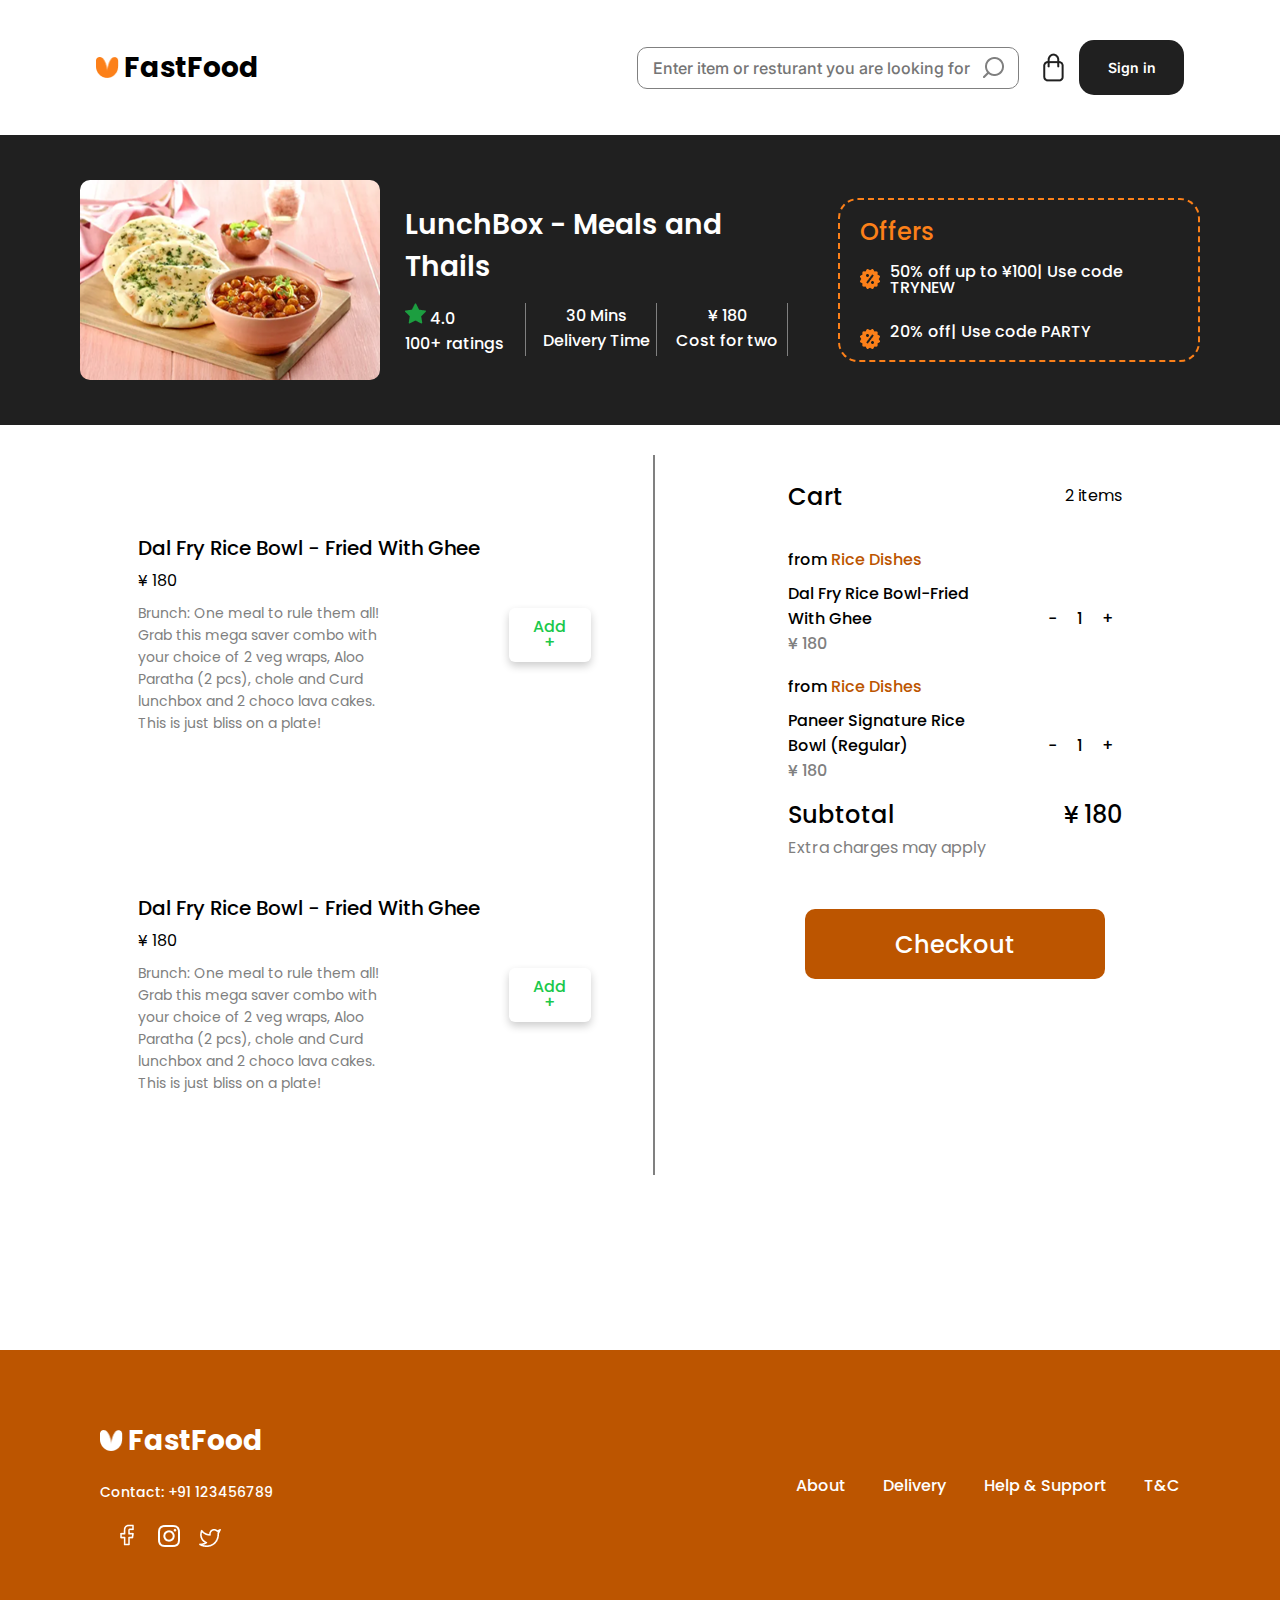
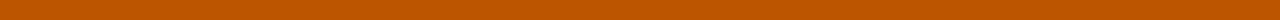
<file: cart.html>
<!DOCTYPE html>
<html lang="en">
<head>
  <meta charset="UTF-8">
  <meta name="viewport" content="width=device-width, initial-scale=1.0">
  <link rel="preconnect" href="https://fonts.googleapis.com">
  <link rel="preconnect" href="https://fonts.gstatic.com" crossorigin>
  <link href="https://fonts.googleapis.com/css2?family=Inter:ital,opsz,wght@0,14..32,100..900;1,14..32,100..900&family=Nunito+Sans:ital,opsz,wght@0,6..12,200..1000;1,6..12,200..1000&family=Poppins:ital,wght@0,100;0,200;0,300;0,400;0,500;0,600;0,700;0,800;0,900;1,100;1,200;1,300;1,400;1,500;1,600;1,700;1,800;1,900&family=ZCOOL+XiaoWei&display=swap" rel="stylesheet">
  <link rel="stylesheet" href="styles.css">
  <title>Cart</title>
</head>

<body>
  <section class="page-2">
  <div class="top">
    <div class="fast-food">
      <img src="Page-2-images/Orange-Subtract.png" alt="logo">
      <p>FastFood</p>
    </div>
    <div class="left-top">
      <div class="search-div">
        <input class="search-box" type="text" placeholder="Enter item or resturant you are looking for">
        <img class="search-icon" src="Page-2-images/search-icon.png" alt="search-icon">
      </div>
      <img src="Page-2-images/Bag.png" alt="Bag">
      <button class="sign-in">Sign in</button>
    </div>
  </div>
  
  <div class="col-2">
    <img src="Page-2-images/Rectangle 28.png" alt="pic ">
    
    <div>
      <h2 class="lunchbox">LunchBox - Meals and Thails</h2>
      <div class="ratings">
      <div> <img src="Page-2-images/star.png" alt="star">
      <span>4.0</span>
        <br>100+ ratings</br></div> 
     <div>
        <p>30 Mins
      <br>Delivery Time</p>
    </div>
     <div>
      <p>&yen; 180
      <br>Cost for two</p></div>
    </div>
      </div>
  
  <div class="offers">
    <h3>Offers</h3>
    <ul>
      <li>50% off up to &yen;100| Use code TRYNEW</li>
      <li>20% off| Use code PARTY</li>
    </ul>
  </div>
  </div>
  <!-- Menu -->
  <div class="menu">
    <div class="item-1">
      <div class="menu-1">
        <div class="menu-list">
        <p class="title">Dal Fry Rice Bowl - Fried With Ghee </p>
    <p class="price">&yen; 180 </p>
    <p class="prep">Brunch: One meal to rule them all! Grab this mega saver combo with your choice of 2 veg wraps, Aloo Paratha (2 pcs), chole and Curd lunchbox and 2 choco lava cakes. This is just bliss on a plate!</p>
  </div>
    <button class="add">Add +</button>   
  </div>
  
  <div class="menu-1">
    <div class="menu-list">
    <p class="title">Dal Fry Rice Bowl - Fried With Ghee </p>
  <p class="price">&yen; 180 </p>
  <p class="prep">Brunch: One meal to rule them all! Grab this mega saver combo with your choice of 2 veg wraps, Aloo Paratha (2 pcs), chole and Curd lunchbox and 2 choco lava cakes. This is just bliss on a plate!</p>
  </div>
  <button class="add">Add +</button>   
  </div>
  </div>
  <!-- Cart -->
   <div class="cart">
      <div class="cart-item">
      <p class="title head">Cart</p>
      <p class="price">2 items</p>
    </div>
    <div>
      <p class="rice-dishes">from <span>Rice Dishes</span></p>
     </div>
      <div class="bowl">
        <div >
          <p>Dal Fry Rice Bowl-Fried <br> With Ghee <br><span>&yen; 180</span></p>
        </div>
        <div class="add-drop"> -  1 +</div>
      </div>
  
      <div>
        <p class="rice-dishes">from <span>Rice Dishes</span></p>
       </div>
        <div class="bowl">
          <div >
            <p>Paneer Signature Rice<br> Bowl (Regular)<br><span>&yen; 180</span></p>
          </div>
          <div class="add-drop"> -  1 +</div>
        </div>
        <div>
          <div class="cart-item total">
            <p class="title head">Subtotal</p>
            <p class="title head">&yen; 180</p>
          </div>
          <p class="price charges">Extra charges may apply</p>
         <div class="btn"><button class="checkout" onclick="goToPage()">Checkout</button></div>
        </div>
    </div>
  
  </div>
  <!-- Footer -->
  <footer>
    <div>
      <div class="fast-food">
        <img src="Page-2-images/Subtract.png" alt="Subtract">
        <p>FastFood</p>
      </div>
      <div class="contact">
        Contact: +91 123456789
      </div>
      <div class="icons">
        <img src="Page-2-images/facebook icon.png" alt="facebook">
        <img src="Page-2-images/instagram.png" alt="instagram">
        <img src="Page-2-images/twitter.png" alt="twitter">
      </div>
    </div>
    <div class="policy">
      <a href="#">About</a>
      <a href="#">Delivery</a>
      <a href="#">Help & Support</a>
      <a href="#">T&C</a>
    </div>
  </footer>
  </section>
  <script>
    function goToPage() {
      window.location.href="checkout.html"; // Replace with your page URL
    }
  </script>
</body>
</html>
</file>
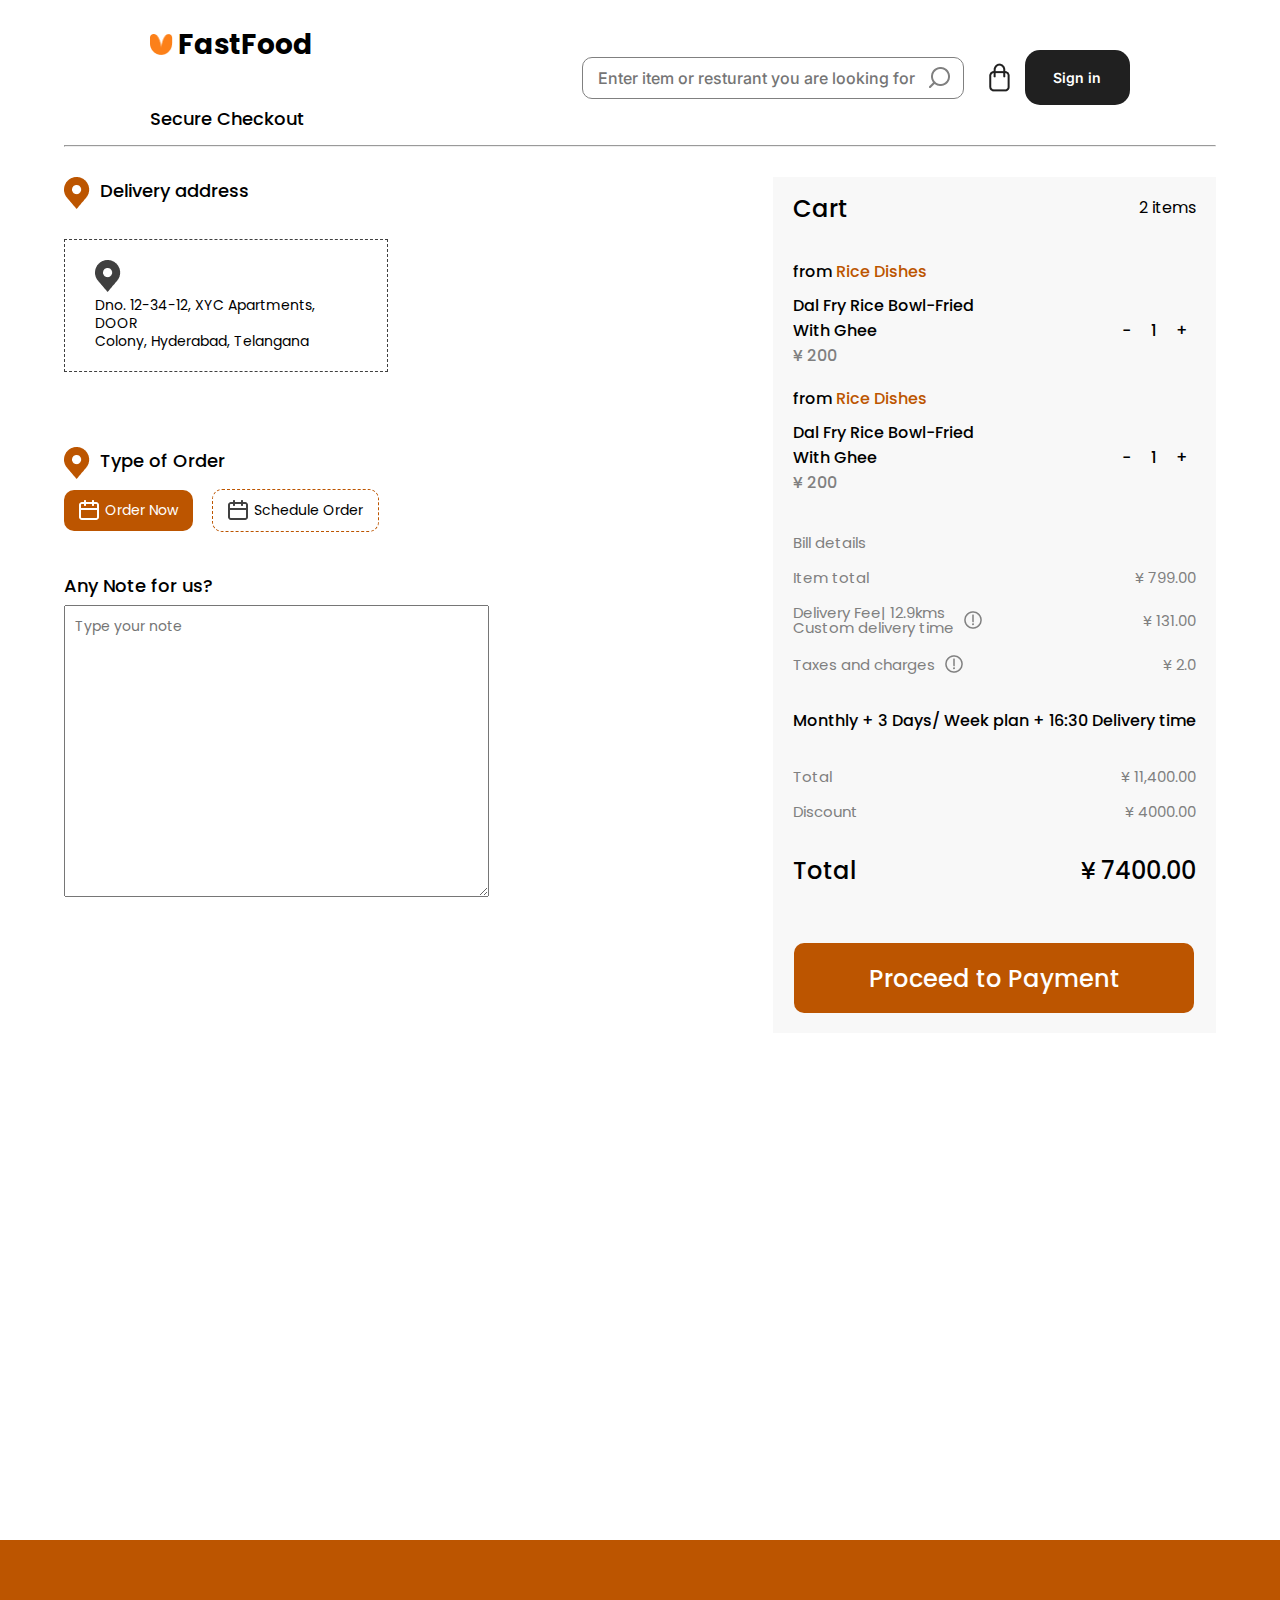
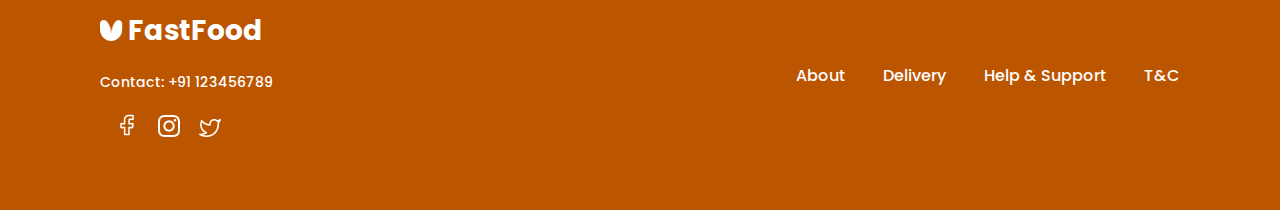
<file: checkout.html>
<!DOCTYPE html>
<html lang="en">
<head>
  <meta charset="UTF-8">
  <meta name="viewport" content="width=device-width, initial-scale=1.0">
  <link rel="preconnect" href="https://fonts.googleapis.com">
  <link rel="preconnect" href="https://fonts.gstatic.com" crossorigin>
  <link href="https://fonts.googleapis.com/css2?family=Inter:ital,opsz,wght@0,14..32,100..900;1,14..32,100..900&family=Nunito+Sans:ital,opsz,wght@0,6..12,200..1000;1,6..12,200..1000&family=Poppins:ital,wght@0,100;0,200;0,300;0,400;0,500;0,600;0,700;0,800;0,900;1,100;1,200;1,300;1,400;1,500;1,600;1,700;1,800;1,900&family=ZCOOL+XiaoWei&display=swap" rel="stylesheet">
  <link rel="stylesheet" href="styles.css">
  <title>Checkout</title>
</head>
<body>
  <section class="page-4">
    <div class="tii">
    <div class="top">
      <div class="lft">
        <div class="fast-food">
        <img src="Page-2-images/Orange-Subtract.png" alt="logo">
        <p>FastFood</p></div>
        <div class="secure">
          <p>Secure Checkout</p>
        </div>
      </div>
      <div class="left-top">
        <div class="search-div">
          <input class="search-box" type="text" placeholder="Enter item or resturant you are looking for">
          <img class="search-icon" src="Page-2-images/search-icon.png" alt="search-icon">
        </div>
        <img src="Page-2-images/Bag.png" alt="Bag">
        <button class="sign-in">Sign in</button>
      </div>
    </div>
<hr>

<div class="left">
<div>
  <div class="centering">
  <img src="page-4-images/locator.png" alt="locator">
  <span>Delivery address</span>
</div>
<div class="white">
  <img class="white-locator" src="page-4-images/Vector.png" alt="locator">
  <p>Dno. 12-34-12, XYC Apartments, DOOR <br>
     Colony, Hyderabad, Telangana</p>
</div>
</div>
<div class="type-of-order">
  <div class="centering">
  <img src="page-4-images/locator.png" alt="locator">
  <span>Type of Order</span></div>

<button class="order">
  <div class="something">
  <img src="page-4-images/calender.png" alt="calender">
  Order Now
</div>
</button>

<button class="schedule">
  <div class="something">
  <img src="page-4-images/Vector (1).png" alt="calender">
  Schedule Order</div>
</button>
</div>
<div class="help-center">
  <p>Any Note for us? </p>
  <textarea class="type-here" type="text" placeholder="Type your note"></textarea>
</div>
</div>
<!-- Right -->
<div class="right">
  <div class="cart-item">
    <p class="title head">Cart</p>
    <p class="price">2 items</p>
  </div>

  <div>
    <p class="rice-dishes">from <span>Rice Dishes</span></p>
   </div>
    <div class="bowl">
      <div >
        <p>Dal Fry Rice Bowl-Fried <br> With Ghee <br><span>&yen; 200</span></p>
      </div>
      <div class="add-drop"> -  1 +</div>
    </div>

    <div>
      <p class="rice-dishes">from <span>Rice Dishes</span></p>
     </div>
      <div class="bowl">
        <div >
          <p>Dal Fry Rice Bowl-Fried <br> With Ghee <br><span>&yen; 200</span></p>
        </div>
        <div class="add-drop"> -  1 +</div>
      </div>

      <div class="bill">
        <p>Bill details</p>
        <div id="blahh">
          <p>Item total</p>
        <p>&yen; 799.00</p>
      </div>
        <div id="blahh">
        <div class="blahh">
        <div>
          <p>Delivery Fee| 12.9kms</p>
          <p>Custom delivery time</p>
        </div>
      <img src="page-4-images/Group.png" alt="Group">
      </div>
      <p>&yen; 131.00</p>
</div>
<div id="blahh">
  <div class="blahh">
  <p>Taxes and charges </p>
  <img src="page-4-images/Group.png" alt="Group">
</div>
<p>&yen; 2.0</p></div>
      </div>

      <p class="plan">Monthly + 3 Days/ Week plan + 16:30 Delivery time</p>

<div class="bill">
  <div id="blahh">
    <p>Total</p>
    <p>&yen; 11,400.00</p>
  </div>
  <div id="blahh">
    <p>Discount</p>
    <p>&yen; 4000.00</p>
  </div>
</div>

<div>
  <div class="cart-item total">
    <p class="title head">Total</p>
    <p class="title head">&yen; 7400.00</p>
  </div>
 <div class="btn"><button class="checkout proceed">Proceed to Payment</button></div>
</div>
</div>
</div>

<footer>
  <div>
    <div class="fast-food">
      <img src="Page-2-images/Subtract.png" alt="Subtract">
      <p>FastFood</p>
    </div>
    <div class="contact">
      Contact: +91 123456789
    </div>
    <div class="icons">
      <img src="Page-2-images/facebook icon.png" alt="facebook">
      <img src="Page-2-images/instagram.png" alt="instagram">
      <img src="Page-2-images/twitter.png" alt="twitter">
    </div>
  </div>
  <div class="policy">
    <a href="#">About</a>
    <a href="#">Delivery</a>
    <a href="#">Help & Support</a>
    <a href="#">T&C</a>
  </div>
</footer>
  </section>
</body>
</html>
</file>
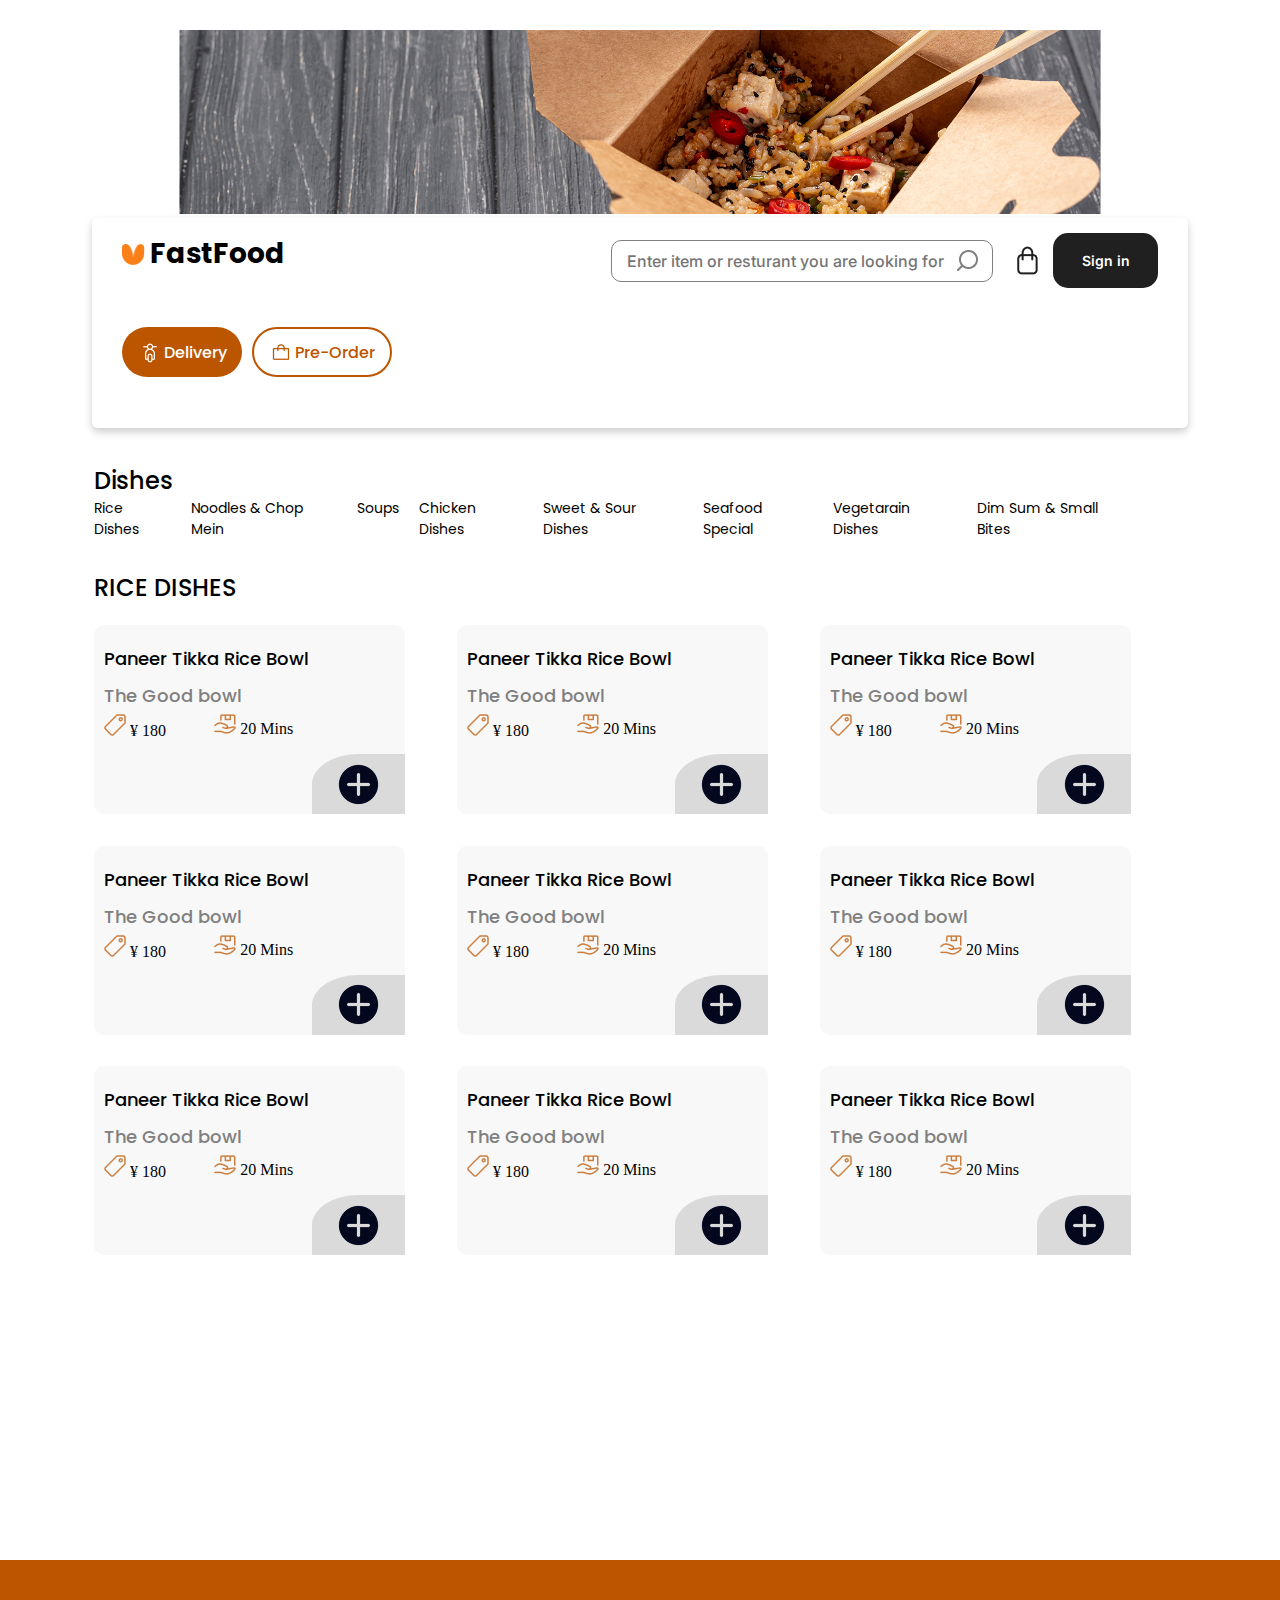
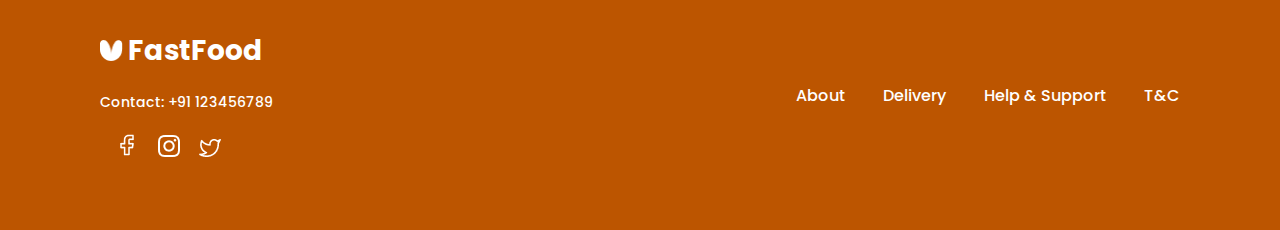
<file: order.html>
<!DOCTYPE html>
 <html lang="en">
 <head>
  <meta charset="UTF-8">
  <meta name="viewport" content="width=device-width, initial-scale=1.0">
  <link rel="stylesheet" href="styles.css">
  <link rel="preconnect" href="https://fonts.googleapis.com">
  <link rel="preconnect" href="https://fonts.gstatic.com" crossorigin>
  <link href="https://fonts.googleapis.com/css2?family=Inter:ital,opsz,wght@0,14..32,100..900;1,14..32,100..900&family=Nunito+Sans:ital,opsz,wght@0,6..12,200..1000;1,6..12,200..1000&family=Poppins:ital,wght@0,100;0,200;0,300;0,400;0,500;0,600;0,700;0,800;0,900;1,100;1,200;1,300;1,400;1,500;1,600;1,700;1,800;1,900&family=ZCOOL+XiaoWei&display=swap" rel="stylesheet">
  <title>Order Page</title>
 </head>
 <body>
  <section class="page-3">
    <div class="main-body">
      <img class="top-pic" src="page-3-images/top-pic.png" alt="top-pic">
      <div>
      <div class="top food">
        <div class="lft">
          <div class="fast-food">
          <img src="Page-2-images/Orange-Subtract.png" alt="logo">
          <p>FastFood</p></div>
          <div class="help-btn">
            <button class="delivery" onclick="goToCheckout()"> 
              <img  src="page-3-images/delivery.png" alt="delivery">
              Delivery
            </button>
            <button class="pre-order" onclick="goToCart()">
              <img  src="page-3-images/pre-order.png" alt="pre-order">
              Pre-Order
            </button>
          </div>
        </div>
        <div class="left-top">
          <div class="search-div">
            <input class="search-box" type="text" placeholder="Enter item or resturant you are looking for">
            <img class="search-icon" src="Page-2-images/search-icon.png" alt="search-icon">
          </div>
          <img src="Page-2-images/Bag.png" alt="Bag">
          <button class="sign-in">Sign in</button>
        </div>
      </div>
  
  
  <div class="main-food">
    <p>Dishes</p>
    <div class="course">
      <p>Rice Dishes</p>
      <p>Noodles & Chop Mein</p>
      <p>Soups</p>
      <p>Chicken Dishes</p>
      <p>Sweet & Sour Dishes</p>
      <p>Seafood Special</p>
      <p>Vegetarain Dishes</p>
      <p>Dim Sum & Small Bites</p>
    </div>
  <div class="bar">
    <p>RICE DISHES</p>
    <div class="food-placement">
  
    <div class="buy-food">
      <p>Paneer Tikka Rice Bowl</p>
      <p id="bowl">The Good bowl</p>
      <div class="tags">
        <div> <img src="page-3-images/price-tag.png " alt="price-tag">
        <span>&yen; 180</span></div>
       <div><img src="page-3-images/saved-time.png" alt="saved-time">
        <span>20 Mins</span></div>
      </div>
      <div class="plus">
        <img src="page-3-images/Plus.png" alt="plus"></div>
    </div>
  
    <div class="buy-food">
      <p>Paneer Tikka Rice Bowl</p>
      <p id="bowl">The Good bowl</p>
      <div class="tags">
        <div> <img src="page-3-images/price-tag.png " alt="price-tag">
        <span>&yen; 180</span></div>
       <div><img src="page-3-images/saved-time.png" alt="saved-time">
        <span>20 Mins</span></div>
      </div>
      <div class="plus">
        <img src="page-3-images/Plus.png" alt="plus"></div>
    </div>
  
    <div class="buy-food">
      <p>Paneer Tikka Rice Bowl</p>
      <p id="bowl">The Good bowl</p>
      <div class="tags">
        <div> <img src="page-3-images/price-tag.png " alt="price-tag">
        <span>&yen; 180</span></div>
       <div><img src="page-3-images/saved-time.png" alt="saved-time">
        <span>20 Mins</span></div>
      </div>
      <div class="plus">
        <img src="page-3-images/Plus.png" alt="plus"></div>
    </div>
  
    <div class="buy-food">
      <p>Paneer Tikka Rice Bowl</p>
      <p id="bowl">The Good bowl</p>
      <div class="tags">
        <div> <img src="page-3-images/price-tag.png " alt="price-tag">
        <span>&yen; 180</span></div>
       <div><img src="page-3-images/saved-time.png" alt="saved-time">
        <span>20 Mins</span></div>
      </div>
      <div class="plus">
        <img src="page-3-images/Plus.png" alt="plus"></div>
    </div>
    
    <div class="buy-food">
      <p>Paneer Tikka Rice Bowl</p>
      <p id="bowl">The Good bowl</p>
      <div class="tags">
        <div> <img src="page-3-images/price-tag.png " alt="price-tag">
        <span>&yen; 180</span></div>
       <div><img src="page-3-images/saved-time.png" alt="saved-time">
        <span>20 Mins</span></div>
      </div>
      <div class="plus">
        <img src="page-3-images/Plus.png" alt="plus"></div>
    </div>
    <div class="buy-food">
      <p>Paneer Tikka Rice Bowl</p>
      <p id="bowl">The Good bowl</p>
      <div class="tags">
        <div> <img src="page-3-images/price-tag.png " alt="price-tag">
        <span>&yen; 180</span></div>
       <div><img src="page-3-images/saved-time.png" alt="saved-time">
        <span>20 Mins</span></div>
      </div>
      <div class="plus">
        <img src="page-3-images/Plus.png" alt="plus"></div>
    </div>
    <div class="buy-food">
      <p>Paneer Tikka Rice Bowl</p>
      <p id="bowl">The Good bowl</p>
      <div class="tags">
        <div> <img src="page-3-images/price-tag.png " alt="price-tag">
        <span>&yen; 180</span></div>
       <div><img src="page-3-images/saved-time.png" alt="saved-time">
        <span>20 Mins</span></div>
      </div>
      <div class="plus">
        <img src="page-3-images/Plus.png" alt="plus"></div>
    </div>
    <div class="buy-food">
      <p>Paneer Tikka Rice Bowl</p>
      <p id="bowl">The Good bowl</p>
      <div class="tags">
        <div> <img src="page-3-images/price-tag.png " alt="price-tag">
        <span>&yen; 180</span></div>
       <div><img src="page-3-images/saved-time.png" alt="saved-time">
        <span>20 Mins</span></div>
      </div>
      <div class="plus">
        <img src="page-3-images/Plus.png" alt="plus"></div>
    </div>
    <div class="buy-food">
      <p>Paneer Tikka Rice Bowl</p>
      <p id="bowl">The Good bowl</p>
      <div class="tags">
        <div> <img src="page-3-images/price-tag.png " alt="price-tag">
        <span>&yen; 180</span></div>
       <div><img src="page-3-images/saved-time.png" alt="saved-time">
        <span>20 Mins</span></div>
      </div>
      <div class="plus">
        <img src="page-3-images/Plus.png" alt="plus"></div>
    </div>
  </div>
    </div>
  </div>
  </div>
    </div>
  
    <footer>
      <div>
        <div class="fast-food">
          <img src="Page-2-images/Subtract.png" alt="Subtract">
          <p>FastFood</p>
        </div>
        <div class="contact">
          Contact: +91 123456789
        </div>
        <div class="icons">
          <img src="Page-2-images/facebook icon.png" alt="facebook">
          <img src="Page-2-images/instagram.png" alt="instagram">
          <img src="Page-2-images/twitter.png" alt="twitter">
        </div>
      </div>
      <div class="policy">
        <a href="#">About</a>
        <a href="#">Delivery</a>
        <a href="#">Help & Support</a>
        <a href="#">T&C</a>
      </div>
    </footer>
   </section>
   <script>
    function goToCheckout(){
      window.location.href= "checkout.html"
    }
    function goToCart(){
      window.location.href="cart.html"
    }
   </script>
 </body>
 </html>
</file>
<file: styles.css>
*{
  margin: 0px;
  padding: 0px;
}
body{
  overflow-x: hidden;
}
/* Page 1 */
.page-1{
  background: url("Images/backgrounnd.jpg") no-repeat scroll center center;
  background-size: cover;
  position: relative;
  color: white;
  height: 100vh;
  width: 100vw;
}

header {
  width: 100%;
  position: relative;
  top: 33px;
  left: 37px;
  right: 37px;
  display: flex;
  justify-content: space-between;
}
header img{
  width: 198px;
height: 55px;

}
header div{
  display: flex;
  width: 50%;
  justify-content: space-around;
  position: absolute;
  right: 37px;
  align-items: center;
  height: 100%;
}
header div a {
  font-family: "Inter", sans-serif;
  font-size: 16px;
  text-decoration: none;
  color: white;
  font-weight: 400;
}
.order-now-button{
width: 167px;
height: 54px;
font-family: "Nunito Sans", sans-serif;
font-weight: 500;
font-size: 20px;
line-height: 29px;
letter-spacing: 0%;
background-color:#FFBF12;
color: white;
border: none;
padding: 10px; 
border-top-left-radius: 20px;
border-bottom-right-radius: 20px;
cursor: pointer;
transition: 1s;
}
.order-now-button:hover{
  color:#FFBF12;
  background-color: white;
}

.dishes-text{
  width: 70%;
  position: absolute;
  top:30% ;
  left: 50px;
}
.main-text {
  font-family: "ZCOOL XiaoWei", sans-serif;
  font-weight: normal;
  font-size: 76px;
  line-height: 100px;
  letter-spacing: 0%;
  position: relative;
  z-index: 1;
  margin-bottom: 20px;
}
.sub-text {
  font-family: "Inter", sans-serif;
font-weight: 400;
font-size: 16px;
line-height: 29px;
letter-spacing: 0%;
width: 66%;
}
.menu-button{
  width: 120px;
  height: 54px;
  font-family: "Nunito Sans", sans-serif;
  font-weight: 500;
  font-size: 20px;
  line-height: 29px;
  letter-spacing: 0%;
  background-color:white;
  color: #FFBF12;
  border: none;
  padding: 10px; 
  border-top-left-radius: 20px;
  border-bottom-right-radius: 20px;
  margin-top: 35px;
  cursor: pointer;
  transition: 1s;
}
.menu-button:hover{
background-color: #FFBF12;
color: white;
}

.frame-1 {
  width: 300px;
  height: 450px;
  position: absolute;
  top: 135px;
  left: 682px;
  border-radius: 20px;
  border-width: 1.5px;
  z-index: 0;
}
.frame-2 {
  width: 250px;
  height: 400px;
  position: absolute;
  top: 160px;
  left: 1000px;
  border-radius: 20px;
  border-width: 1.5px;
}
.frame-3 {
  width: 150px;
  height: 300px;
  position: absolute;
  top: 200px;
  right: -60px;
  border-radius: 20px;
  border-width: 1.5px;
  overflow: hidden;
}
/* Page-2 */
.page-2{
height: 180vh;
position: relative;

}
.top{
  height: 15vh;
  display: flex;
  justify-content: space-between;
  align-items: center;
  width: 85%;
  margin: 0 auto;
}
.fast-food{

  display: flex;
  align-items: center;
  gap: 5px;
}
.fast-food img{
 width: 23.06px;
 height: 20.89px;
}
.fast-food p{
  font-family: "Poppins", sans-serif;
  font-weight: 700;
  font-style: normal;
  font-size: 28px;
}
.left-top{
  display: flex;
  gap: 10px;
  justify-content: center;
  align-items: center;
  gap: 10px;
}
.search-div{
  width: 100%;

  position: relative;
  display:flex;
  align-items: center;
  justify-content: center;
}
.search-box{
  padding: 15px 15px;
  border-radius: 10px;
  width: 350px;
  height: 10px;
  border: 1px solid #808080;
  font-family: "Inter";
font-weight: 500;
font-size: 16px;
line-height: 100%;
letter-spacing: 0%;

}
.search-icon{
  position: absolute;
  right: 25px;
  z-index: 1;
}
.sign-in{
  height: 55px;
  border-radius: 15px;
  width: 126px;
  padding: 15px 25px;
background-color:#202020;
border: none;
font-family: "Inter";
font-weight: 600;
font-size: 14px;
line-height: 100%;
letter-spacing: 0%;
color: white;
cursor: pointer;
}
.sign-in:hover{
  opacity: 0.8;
}
.sign-in:active{
  opacity: 0.6;
}
.col-2{
  background-color: #202020;
  height: 30vh;
  padding:10px 80px;
  display: flex;
  align-items: center;
  justify-content: space-between;
  overflow-y: hidden;
  color: white; 
  gap: 25px;
}
.col-2>img{
  width: 300px;
  height: 200px;
  border-radius: 10px;
}
.lunchbox{
  font-family: "Poppins";
font-weight: 600;
font-size: 28px;
margin-bottom: 15px;
}
.ratings{
  display: flex;
  gap: 10px;
  justify-content: flex-start;
}
.ratings div{
  border-right: 1px solid grey;
  width: 120px;
  font-family: "Poppins";
font-weight: 500;
font-size: 16px;

}
.ratings p{
  margin: 0px;
  text-align: center;
}
.offers{
    border: 2px dashed #FC8019;
  padding: 20px;
  width: 320px;
  height: 120px;
border-radius: 20px;
overflow-y: hidden;
}
.offers h3{
  font-family: "Poppins";
font-weight: 500;
font-size: 24px;
line-height: 100%;
letter-spacing: 0%;
margin-bottom: 20px;
color: #FC8019;
overflow-y: hidden;
}
.offers li{
  font-family: "Poppins";
  font-weight: 500;
  font-size: 16px;
  line-height: 100%;
  letter-spacing: 0%;
  margin-bottom:20px;
  position: relative;
  padding-left: 30px; 
  height: 40px;
  overflow-y: hidden;
}
.offers li::before {
  content: '';
  position: absolute;
  left: 0;
  top: 5px;
  width: 20px;
  height: 20px;
  background-image: url('Page-2-images/tag.png');
  background-size: contain;
  background-repeat: no-repeat;}

  /* .... */

.menu  {
  width: 80%;
  margin: 30px auto;
  position: relative;
  height: 100vh;
  display: flex;
gap: 10%;}
.item-1{
  width: 55%;
height: 80vh;
border-right: 2px solid #808080;
}

.menu-1{
  width: 90%;
  height: 40vh;
  display: flex;
  justify-content: center;
  align-items: center;
  gap: 10px;
  overflow-y: hidden;

}
.menu-list{
  width: 100%;
 display: flex;
 flex-direction: column;
 justify-content: flex-start;
align-items: flex-start; 
  padding: 10px;
  position:sticky;
  overflow-y: hidden;
}
.title{
  font-family: "Poppins";
font-weight: 500;
font-size: 20px;
line-height: 24px;
letter-spacing: 0%;
overflow-y: hidden;
margin-bottom: 10px;
}
.price{
  font-family:"Poppins";
font-weight: 400;
font-size: 16px;
line-height: 22px;
letter-spacing: 0%;
margin-bottom: 10px;
}
.prep{
  font-family:"Poppins";
font-size: 14px;
line-height: 22px;
color: #808080;
letter-spacing: 0%;
width: 70%;
}
.add{
  color: #1AC84B;
  border: none;
  width: 99px;
height: 54px;
border-radius: 10px;
background-color: white;
margin-right: 10px;
padding: 10px 17px;
 border-radius: 6px;
 box-shadow: 0 4px 8px rgba(0, 0, 0, 0.2);
 font-family:"Poppins";
font-weight: 500;
font-size: 16px;
line-height: 100%;
letter-spacing: 0%;
cursor: pointer;
}
.add:hover{
  box-shadow: 0 4px 8px rgba(0, 0, 0, 0.5);
}
.add:active{
  opacity: 0.6;
}
/* Cart */
.cart{
  width: 35%;
  height: 85vh;
  padding: 30px;
}
.cart-item{
  display: flex;
  justify-content: space-between;
  margin-bottom: 30px;
}
.head{
  font-size: 24px;
}
.rice-dishes{
  font-family:"Poppins";
  font-size: 16px;
  line-height: 22px;
  font-weight: 500;
  margin-bottom: 10px;
}
.rice-dishes span{
  color: #BC5500;
}
.bowl{
  display: flex;
 justify-content: space-between;
 align-items: center;
 width: 100%;
 font-family: "Poppins";
font-weight: 500;
font-size: 16px;
margin-bottom: 20px;
}
.bowl span, .charges{
  color: grey;
}
.add-drop{
  letter-spacing: 8px;
}
.total{
  margin-bottom: 0px;
  margin-top: 20px;
}
.checkout{
  font-family: "Poppins";
font-weight: 500;
font-size: 24px;
border: none;
color: white;
background-color: #BC5500;
padding: 10px 20px;
width:300px ;
height: 70px;
border-radius: 10px;
cursor: pointer;
transition: 1s;
}
.checkout:hover{
  color: #BC5500;
  background-color: white;
  box-shadow: 0 4px 8px rgba(0, 0, 0, 0.2);
}
.checkout:active{
  opacity: 0.7;
}
.btn{
  display: flex;
  justify-content: center;
  margin-top: 50px;
}
/* Footer */
footer{
  height: 30vh;
  background-color: #BC5500;
  position: absolute;
  bottom: 0px;
  width: 100vw;
  color: white;
  display: flex;
justify-content:space-between ;
align-items: center;

}
footer>div{
display: flex;
flex-direction: column;
gap: 10px;
align-items: flex-start;
gap: 20px;
margin-left: 100px;
}
footer .fast-food{
  width: 100%;
}
.contact{
  font-family: "Poppins";
font-weight: 500;
font-size: 14px;
}
.icons img{
margin-left: 15px;
}
.policy{
  width: 30%;
  display: flex;
  flex-direction: row;
  justify-content: space-between; 
  margin-right: 100px;
}
.policy a{
  font-family: "Poppins";
font-weight: 500;
font-size: 16px;
text-decoration:none;
color: white;
}
/* Page 3 */
.page-3{
height: 200vh;
margin-top: 30px;
position: relative;
}
.main-body{
  width: 90%;
  margin: 0px auto;
}
.top-pic{
  width: 80%;
margin-left: 10%;
}
.food{
  border-radius: 6px;
  box-shadow: 0 4px 8px rgba(0, 0, 0, 0.2);
  width: 90%;
  padding: 15px 30px;
  align-items: flex-start;
height: 20vh;
position: relative;
overflow: hidden;

}
.lft{
height: 80%;
width: 30%;
display: flex;
flex-direction: column;
justify-content: space-between;
gap: 20px;
}
.help-btn{
  display: flex;
  align-items: center;
  justify-content:flex-start;
  gap: 10px;
}
.delivery{
  font-family: "Poppins";
font-weight: 500;
font-size: 16px;
text-align: center;
padding: 7px 10px;
border: none;
background-color: #BC5500;
color: white;
border-radius: 100px;
height: 50px;
width: 120px;
cursor: pointer;
}
.delivery:hover{
  opacity: 0.8;
}
.delivery img{
  width: 20px;
height: 20px;
margin-left: 3px;
vertical-align: middle;
}
.pre-order{
  font-family: "Poppins";
font-weight: 500;
font-size: 16px;
text-align: center;
padding: 7px 10px;
border: 2px solid #BC5500;
background-color: white;
color: #BC5500;
border-radius: 100px;
height: 50px;
width: 140px;
transition: 1s;
cursor: pointer;
}
.pre-order:hover{
  opacity: 0.7;
}
.pre-order img{
  width: 20px;
height: 20px;
margin-left: 3px;
vertical-align:middle;
}
/* .... */
.main-food{
  margin-top: 20px;
  position: relative;
  width: 90%;
  padding: 15px 30px;
}
.main-food>p, .bar>p{
  font-family: "Poppins";
font-weight: 500;
font-size: 24px;
}
.course{
  display: flex;
  justify-content: space-between;
  width: 100%;
  gap: 2%;
}
.course p{
  font-family: "Poppins";
font-weight: 400;
font-size: 14px;
}
.bar{
  margin-top: 30px;
}
.food-placement{
  display: grid;
  grid-template-columns: 1fr 1fr 1fr;
  grid-template-rows: 1fr 1fr 1fr;
  gap: 5%;
  height: 70vh;
  margin-top: 20px;
}
.buy-food{
  background-color: #F8F8F8;
  border-radius: 10px;
  position: relative;
  padding: 10px 10px 0px;
}
.buy-food p{
  font-family: "Poppins";
font-weight: 400;
font-size: 16px;
padding-top: 10px;
}
.buy-food>p{
  font-weight: 500;
  font-size: 18px;
}
#bowl{
  color: #808080;
  margin-bottom: 5px;
}
.tags{
  display: flex;
  width: 65%;
  justify-content: space-between;
  
}
.plus{
  width:30%;
  position: absolute;
  bottom: 0px;
  right: 0px;
display: flex;
justify-content: center;
align-items: center;
background-color: #DADADA;
border-top-left-radius: 50%;
height: 60px;
}
.page-3 footer{
  position: absolute;
  bottom: 0px;
}
/* Page 4 */
.page-4{
  position: relative;
  height: 200vh;
}
.tii{
width: 90%;
margin: 10px auto;
position: relative;

}
.secure, .left span{
  font-family: "Poppins";
  font-weight: 500;
  font-size: 18px;
}
.left{
  gap: 10%;
  height: 50vh;
  position: absolute;
  display: flex;
  flex-direction: column;
  justify-content: space-around;
  padding-top: 30px;
  width: 35%;
}
.centering{
  display: flex;
  gap: 10px;
  margin-bottom: 10px;
}

.white{
  border: 1px dashed #404040;
  width: 65%;
  padding: 20px 30px;
  margin-top: 30px;
margin-bottom: 30px;
}
.white p{
  font-family: "Poppins";
font-weight: 400;
font-size: 14px;
line-height: 130%;
letter-spacing: 0%;
}
.order{
  padding: 10px 15px;
  background-color: #BC5500;
  color: white;
  border: none;
  font-family: "Poppins";
font-weight: 400;
font-size: 14px;
border-radius: 10px;
cursor: pointer;
transition: 1s;
vertical-align: middle;
}
.order:hover, .schedule:hover{
opacity: 0.7;
}
.schedule{
  padding: 10px 15px;
  border: 1px dashed #BC5500;
  background-color: white;
  font-family: "Poppins";
font-weight: 400;
font-size: 14px;
border-radius: 10px;
vertical-align: middle;
margin-left: 15px;
cursor: pointer;
transition: 1s;
}
.something{
  display: flex;
  justify-content: center;
  align-items: center;
  gap: 6px;
}
.help-center>p{
  font-family:"Poppins" ;
font-weight: 500;
font-size: 18px;
line-height: 100%;
letter-spacing: 0%;
margin-bottom: 10px;
}
.type-here{
  width: 100%;
  height: 30vh;
  font-family: Poppins;
font-weight: 400;
font-size: 14px;
vertical-align: top;
padding: 10px;
}
/* right */
.right{
  position: absolute;
  margin-top: 30px;
  right: 0px;
  width: 35%;
  padding: 20px;
  background-color: #F8F8F8;
}
.bill{
font-family: "Poppins";
font-weight: 400;
font-size: 15px;
line-height: 100%;
letter-spacing: 0%;
color: #808080;
display: flex;
flex-direction: column;
gap: 20px;
margin-top: 40px;
margin-bottom: 40px;
}

.blahh{
  display: flex;
  align-items: center;
  gap: 10px;
}
#blahh{
  display: flex;
  justify-content: space-between;
  align-items: center;
}
.plan{
  font-family: "Poppins";
font-weight: 500;
font-size: 16px;
line-height: 100%;
letter-spacing: 0%;
text-align: center;
}
.proceed{
  width: 400px;
}
.page-4 footer{
  position: absolute;
bottom: 0px;
}
</file>
